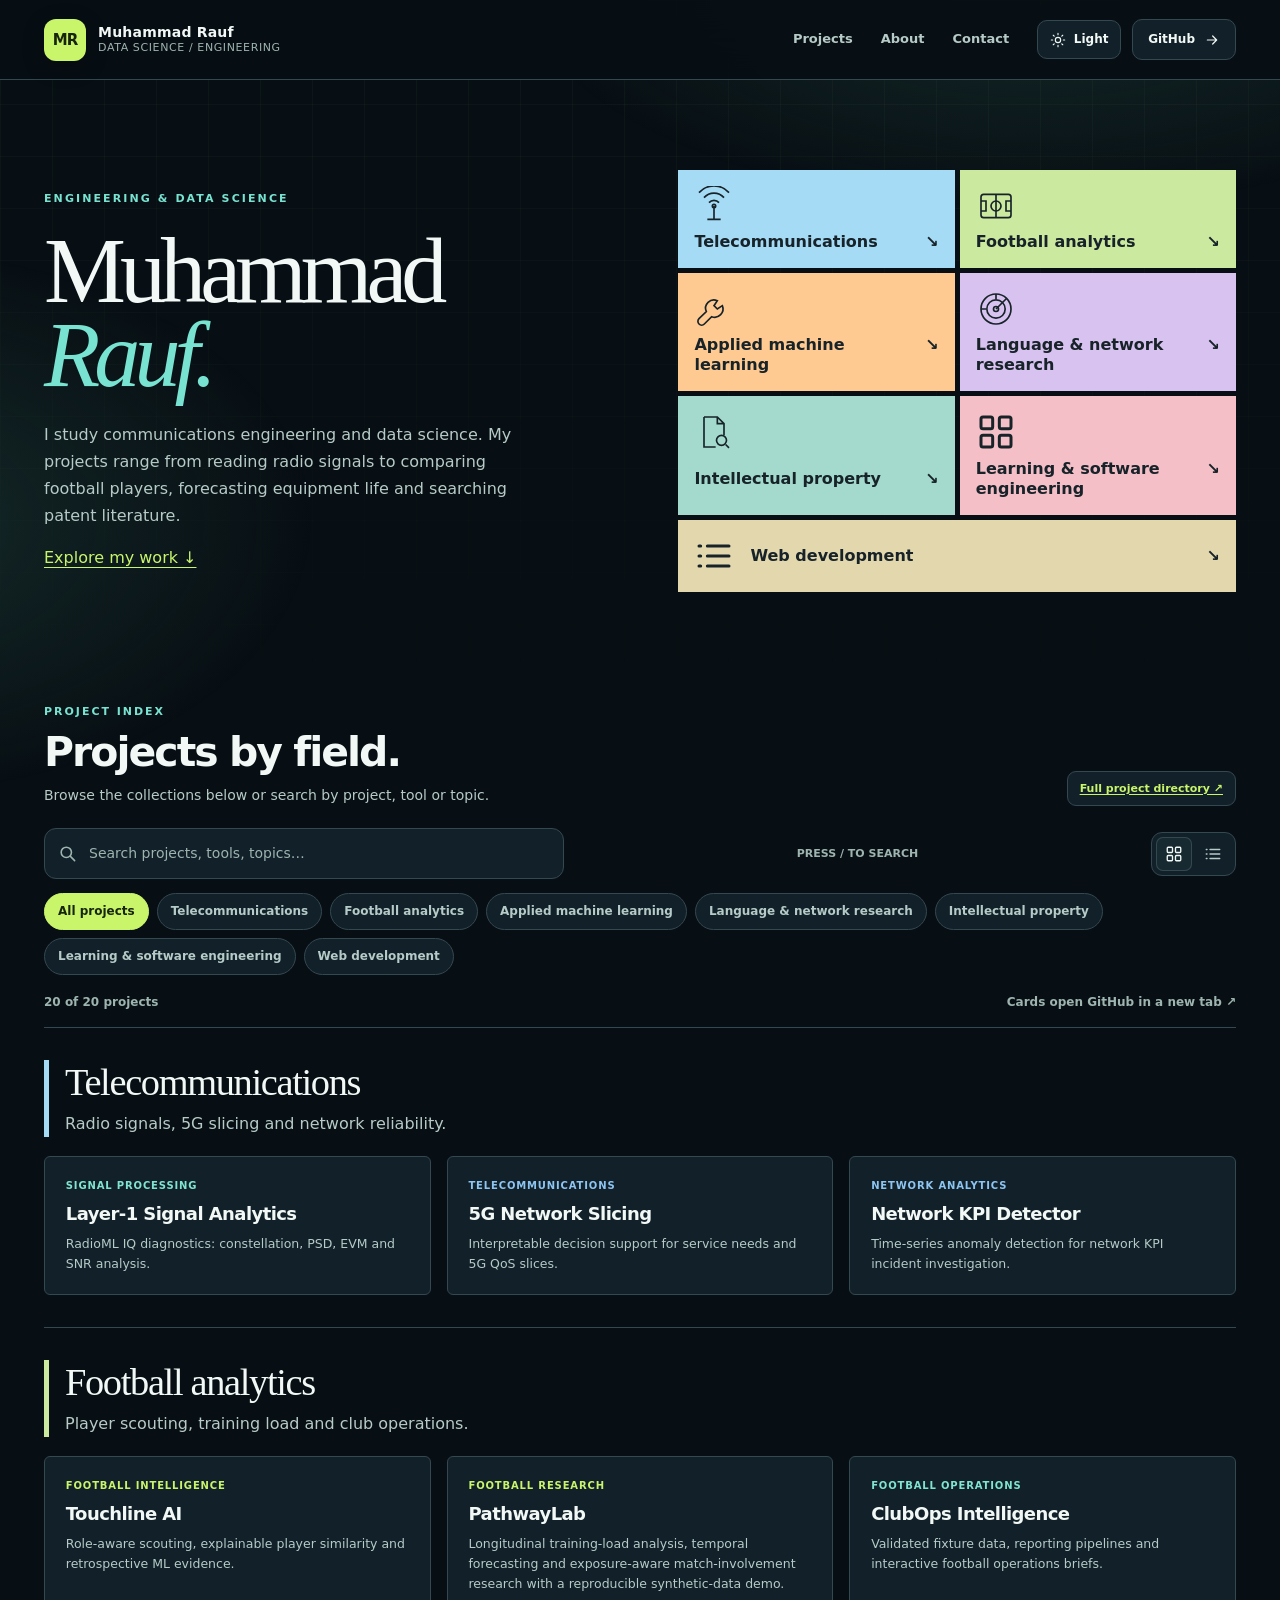
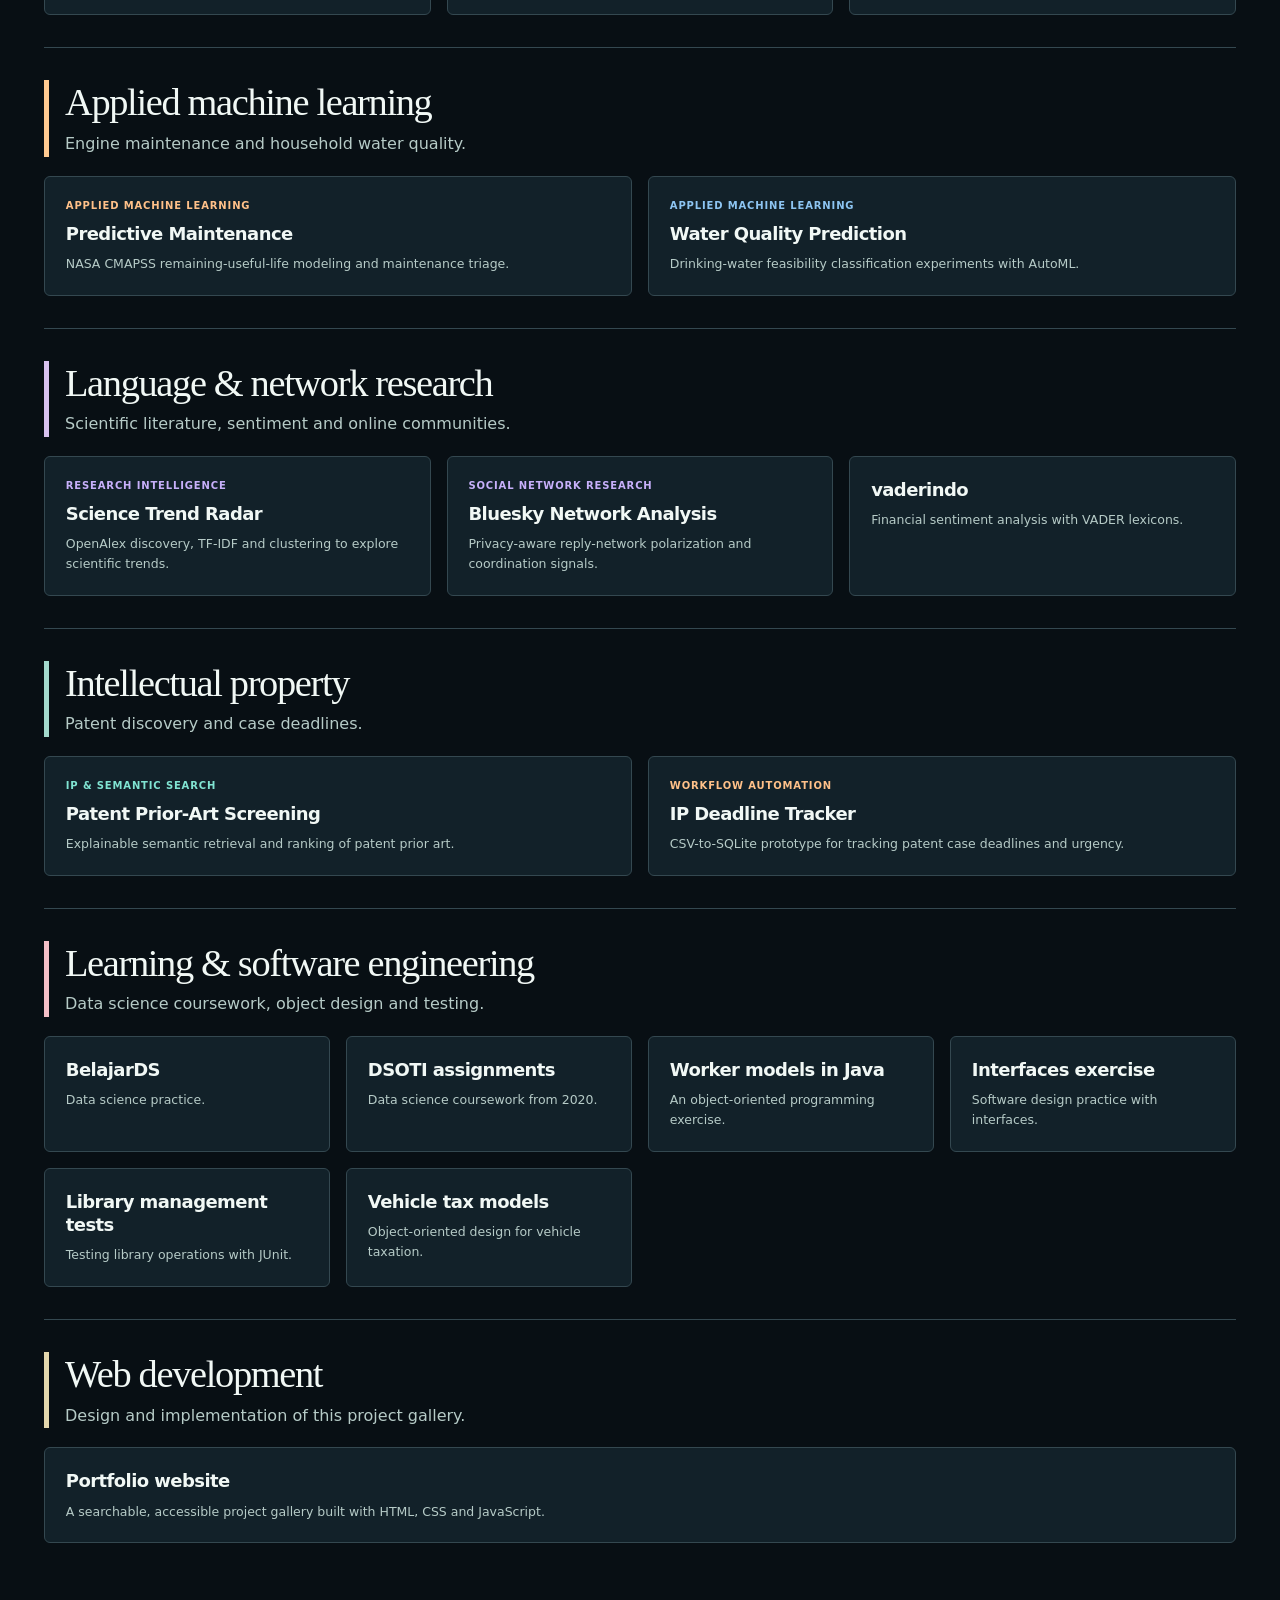
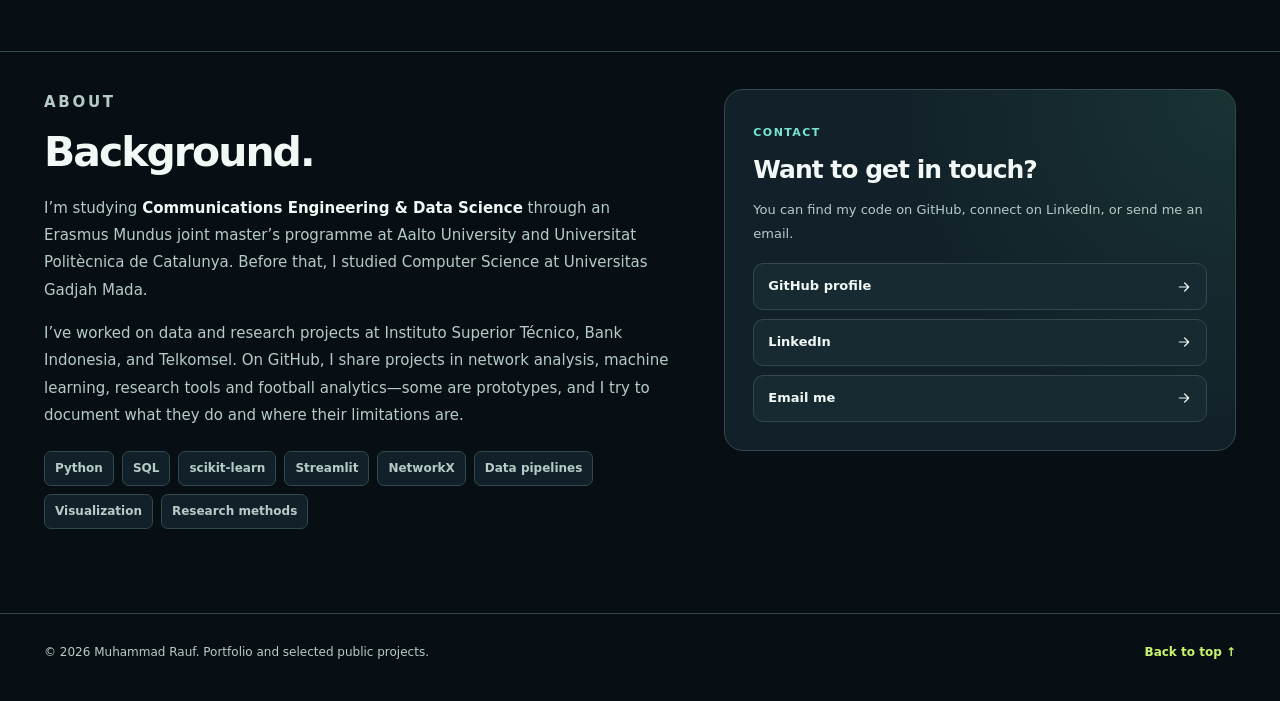
<file: index.html>
<!doctype html>
<html lang="en">
<head>
  <meta charset="utf-8">
  <meta name="viewport" content="width=device-width, initial-scale=1">
  <meta name="color-scheme" content="dark light">
  <meta name="theme-color" content="#080f14">
  <meta name="description" content="Muhammad Rauf is a data science and communications engineering student. Browse code and notes from his public projects in networks, football, and applied machine learning.">
  <meta property="og:type" content="website">
  <meta property="og:url" content="https://mrtrauf.github.io/">
  <meta property="og:title" content="Muhammad Rauf — Communications Engineering &amp; Data Science">
  <meta property="og:description" content="Projects by Muhammad Rauf: data analysis, network monitoring, football research and practical Python tools.">
  <meta name="twitter:card" content="summary">
  <meta name="referrer" content="strict-origin-when-cross-origin">
  <link rel="canonical" href="https://mrtrauf.github.io/">
  <link rel="icon" href="favicon.svg" type="image/svg+xml">
  <link rel="stylesheet" href="style.css">
  <script src="site.js" defer></script>
  <script type="application/ld+json">{"@context":"https://schema.org","@type":"Person","name":"Muhammad Rauf","url":"https://mrtrauf.github.io/","sameAs":["https://github.com/MRTRauf","https://www.linkedin.com/in/muhammadrauf"],"knowsAbout":["Data Science","Machine Learning","Communications Engineering","Football Analytics","Network Analysis"]}</script>
  <title>Muhammad Rauf — Communications Engineering &amp; Data Science</title>
</head>
<body>
  <a class="skip-link" href="#main">Skip to main content</a>
  <div class="site-background" aria-hidden="true"></div>
  <svg aria-hidden="true" focusable="false" width="0" height="0" style="position:absolute;overflow:hidden" xmlns="http://www.w3.org/2000/svg"><defs>
<symbol id="icon-football" viewBox="0 0 24 24"><circle cx="12" cy="12" r="9"/><path d="m12 7 4 3-1.5 4.5h-5L8 10zM12 7V3M16 10l3.5-1M14.5 14.5l2 4M9.5 14.5l-2 4M8 10 4.5 9"/></symbol>
<symbol id="icon-pitch" viewBox="0 0 24 24"><rect x="3" y="5" width="18" height="14" rx="1.6"/><path d="M12 5v14"/><circle cx="12" cy="12" r="3"/><path d="M3 9h3v6H3m18-6h-3v6h3"/></symbol>
<symbol id="icon-activity" viewBox="0 0 24 24"><path d="M3 12h4l3-6 4 12 3-6h4"/><path d="M4 20h16M4 4h16" opacity=".3"/></symbol>
<symbol id="icon-maintenance" viewBox="0 0 24 24"><path d="M14 7a5 5 0 0 0-6.6 6.6L3 17.8A2 2 0 1 0 6.2 21l4.4-4.4A5 5 0 0 0 17 10l-3 2-2-2z"/></symbol>
<symbol id="icon-radar" viewBox="0 0 24 24"><circle cx="12" cy="12" r="9"/><circle cx="12" cy="12" r="5.5"/><circle cx="12" cy="12" r="1.5"/><path d="m12 12 6.3-6.3M12 3v3M3 12h3"/></symbol>
<symbol id="icon-slicing" viewBox="0 0 24 24"><rect x="3" y="3" width="7" height="7" rx="1.5"/><rect x="14" y="3" width="7" height="7" rx="1.5"/><rect x="3" y="14" width="7" height="7" rx="1.5"/><rect x="14" y="14" width="7" height="7" rx="1.5"/><path d="M10 6.5h4M6.5 10v4M17.5 10v4M10 17.5h4"/></symbol>
<symbol id="icon-social" viewBox="0 0 24 24"><circle cx="5" cy="7" r="2"/><circle cx="19" cy="7" r="2"/><circle cx="12" cy="17" r="2.5"/><path d="m6.7 8.2 4.1 6.6m6.5-6.6-4.1 6.6M7 7h10"/></symbol>
<symbol id="icon-patent" viewBox="0 0 24 24"><path d="M6 3h8l4 4v7M14 3v4h4M6 3v18h7"/><circle cx="16.5" cy="17" r="3"/><path d="m19 19.5 2 2"/></symbol>
<symbol id="icon-droplet" viewBox="0 0 24 24"><path d="M12 2s-7.5 8-7.5 13.3A7.5 7.5 0 0 0 19.5 15.3C19.5 10 12 2 12 2Z"/><path d="M8 16a4 4 0 0 0 4 3"/></symbol>
<symbol id="icon-signal" viewBox="0 0 24 24"><path d="M12 20v-8M8 20h8M9 10a4 4 0 0 1 6 0M6 7a8 8 0 0 1 12 0M3 4a12 12 0 0 1 18 0"/><circle cx="12" cy="12" r="1"/></symbol>
<symbol id="icon-calendar" viewBox="0 0 24 24"><rect x="3" y="5" width="18" height="16" rx="2"/><path d="M7 3v4M17 3v4M3 10h18M8 15h3m3 0h2m-8 3h3"/></symbol>
<symbol id="icon-arrow" viewBox="0 0 24 24" fill="none" stroke="currentColor" stroke-linecap="round" stroke-linejoin="round" stroke-width="1.8"><path d="M5 12h14m-6-6 6 6-6 6"/></symbol>
<symbol id="icon-github" viewBox="0 0 24 24" fill="none" stroke="currentColor" stroke-linecap="round" stroke-linejoin="round" stroke-width="1.8"><path d="M8 19c-4 1-4-2-6-2m16 4v-3.8a3.3 3.3 0 0 0-.9-2.6c3-.3 6.2-1.4 6.2-6.7a5.2 5.2 0 0 0-1.4-3.6c.2-.8.5-2.6-.2-3.5 0 0-1.2-.4-3.7 1.4a13 13 0 0 0-6.7 0C8.8.4 7.6.8 7.6.8c-.7.9-.4 2.7-.2 3.5A5.2 5.2 0 0 0 6 7.9c0 5.2 3.2 6.4 6.2 6.7-.5.5-.9 1.3-.9 2.6V21"/></symbol>
<symbol id="icon-search" viewBox="0 0 24 24" fill="none" stroke="currentColor" stroke-width="2" stroke-linecap="round"><circle cx="10.5" cy="10.5" r="6.5"/><path d="m16 16 5 5"/></symbol>
<symbol id="icon-grid" viewBox="0 0 24 24" fill="none" stroke="currentColor" stroke-width="1.8"><rect x="3" y="3" width="7" height="7" rx="1.2"/><rect x="14" y="3" width="7" height="7" rx="1.2"/><rect x="3" y="14" width="7" height="7" rx="1.2"/><rect x="14" y="14" width="7" height="7" rx="1.2"/></symbol>
<symbol id="icon-list" viewBox="0 0 24 24" fill="none" stroke="currentColor" stroke-width="1.8" stroke-linecap="round"><path d="M8 6h13M8 12h13M8 18h13M3 6h1M3 12h1M3 18h1"/></symbol>
<symbol id="icon-theme" viewBox="0 0 24 24" fill="none" stroke="currentColor" stroke-width="1.7" stroke-linecap="round"><circle cx="12" cy="12" r="4"/><path d="M12 2v2m0 16v2M2 12h2m16 0h2M4.9 4.9l1.4 1.4m11.4 11.4 1.4 1.4m0-14.2-1.4 1.4M6.3 17.7l-1.4 1.4"/></symbol>
</defs></svg>
  <header class="site-header">
    <div class="shell header-inner">
      <a class="identity" href="#top" aria-label="Muhammad Rauf, back to top">
        <span class="identity-mark">MR</span><span class="identity-copy"><strong>Muhammad Rauf</strong><span>DATA SCIENCE / ENGINEERING</span></span>
      </a>
      <nav class="header-nav" aria-label="Primary navigation">
        <a href="#projects">Projects</a><a href="#about">About</a><a href="#contact">Contact</a>
      </nav>
      <div class="header-actions">
        <button id="theme-toggle" class="theme-button" type="button" aria-label="Switch to light theme" aria-pressed="false" title="Light theme"><svg aria-hidden="true"><use href="#icon-theme"></use></svg><span class="theme-label">Light</span></button>
        <a class="action-outline" href="https://github.com/MRTRauf" target="_blank" rel="noopener noreferrer">GitHub <svg aria-hidden="true"><use href="#icon-arrow"></use></svg></a>
      </div>
    </div>
  </header>
  <main id="main">
    <section class="shell studio" id="top"><div><p class="eyebrow">ENGINEERING &amp; DATA SCIENCE</p><h1>Muhammad<br><em>Rauf.</em></h1><p class="studio-intro">I study communications engineering and data science. My projects range from reading radio signals to comparing football players, forecasting equipment life and searching patent literature.</p><a href="#projects">Explore my work ↓</a></div><nav class="field-map" aria-label="Explore project fields"><a href="#field-networks" style="--field:#a6dbf5"><svg aria-hidden="true" viewBox="0 0 48 48"><use href="#icon-signal"></use></svg><span>Telecommunications</span><i aria-hidden="true">↘</i></a><a href="#field-football" style="--field:#cce9a0"><svg aria-hidden="true" viewBox="0 0 48 48"><use href="#icon-pitch"></use></svg><span>Football analytics</span><i aria-hidden="true">↘</i></a><a href="#field-ml" style="--field:#ffca91"><svg aria-hidden="true" viewBox="0 0 48 48"><use href="#icon-maintenance"></use></svg><span>Applied machine learning</span><i aria-hidden="true">↘</i></a><a href="#field-research" style="--field:#d8c2ef"><svg aria-hidden="true" viewBox="0 0 48 48"><use href="#icon-radar"></use></svg><span>Language & network research</span><i aria-hidden="true">↘</i></a><a href="#field-ip" style="--field:#a3dacd"><svg aria-hidden="true" viewBox="0 0 48 48"><use href="#icon-patent"></use></svg><span>Intellectual property</span><i aria-hidden="true">↘</i></a><a href="#field-learning" style="--field:#f4bfc7"><svg aria-hidden="true" viewBox="0 0 48 48"><use href="#icon-grid"></use></svg><span>Learning & software engineering</span><i aria-hidden="true">↘</i></a><a href="#field-web" style="--field:#e3d7ad"><svg aria-hidden="true" viewBox="0 0 48 48"><use href="#icon-list"></use></svg><span>Web development</span><i aria-hidden="true">↘</i></a></nav></section>

    <section class="shell work" id="projects" aria-labelledby="projects-heading">
      <div class="section-head"><div><p class="section-label">PROJECT INDEX</p><h2 id="projects-heading">Projects by field<span aria-hidden="true">.</span></h2><p>Browse the collections below or search by project, tool or topic.</p></div><span class="section-count"><a href="https://github.com/MRTRauf/MRTRauf/blob/main/README.md#projects">Full project directory ↗</a></span></div>

      <div class="work-toolbar">
        <div class="search-wrap"><svg aria-hidden="true"><use href="#icon-search"></use></svg><label class="sr-only" for="project-search">Search projects</label><input id="project-search" type="search" inputmode="search" placeholder="Search projects, tools, topics…" autocomplete="off"><button class="clear-search" id="clear-search" type="button" aria-label="Clear project search" hidden>×</button></div>
        <span class="keyboard-hint">PRESS / TO SEARCH</span>
        <div class="view-switch" role="group" aria-label="Project layout">
          <button type="button" data-view-button="grid" aria-pressed="true" aria-label="Grid view" title="Grid view"><svg aria-hidden="true"><use href="#icon-grid"></use></svg></button>
          <button type="button" data-view-button="list" aria-pressed="false" aria-label="List view" title="List view"><svg aria-hidden="true"><use href="#icon-list"></use></svg></button>
        </div>
      </div>
      <div class="filters" role="group" aria-label="Filter projects by category"><button type="button" class="filter" data-category-filter="all" aria-pressed="true">All projects</button>
<button type="button" class="filter" data-category-filter="networks" aria-pressed="false">Telecommunications</button>
<button type="button" class="filter" data-category-filter="football" aria-pressed="false">Football analytics</button>
<button type="button" class="filter" data-category-filter="ml" aria-pressed="false">Applied machine learning</button>
<button type="button" class="filter" data-category-filter="research" aria-pressed="false">Language & network research</button>
<button type="button" class="filter" data-category-filter="ip" aria-pressed="false">Intellectual property</button>
<button type="button" class="filter" data-category-filter="learning" aria-pressed="false">Learning & software engineering</button>
<button type="button" class="filter" data-category-filter="web" aria-pressed="false">Web development</button></div>
      <div class="result-line"><span id="result-status" role="status" aria-live="polite">20 of 20 projects</span><span>Cards open GitHub in a new tab ↗</span></div>
      <div class="project-grid" id="project-grid" data-view="grid"><section class="discipline" id="field-networks" style="--field:#a6dbf5" aria-labelledby="title-networks"><header><h3 id="title-networks">Telecommunications</h3><p>Radio signals, 5G slicing and network reliability.</p></header><div class="field-cards"><a class="project-card" href="https://github.com/MRTRauf/l1-ml-signal-analytics" target="_blank" rel="noopener noreferrer" data-tone="teal" data-category="networks" data-search="Telco telecommunications Layer-1 Signal Analytics SIGNAL PROCESSING RadioML IQ diagnostics: constellation, PSD, EVM and SNR analysis. RadioML IQ radio signal EVM PSD SNR ML" aria-label="Open Layer-1 Signal Analytics GitHub repository in a new tab">
  <span class="card-top"><span class="card-icon"><svg aria-hidden="true"><use href="#icon-signal"></use></svg></span></span>
  <span class="card-type">SIGNAL PROCESSING</span>
  <strong class="card-title">Layer-1 Signal Analytics</strong>
  <span class="card-desc">RadioML IQ diagnostics: constellation, PSD, EVM and SNR analysis.</span>
  <span class="card-end"><span>View code <svg aria-hidden="true"><use href="#icon-arrow"></use></svg></span></span>
</a>
<a class="project-card" href="https://github.com/MRTRauf/network-slicing-decision-support-tool" target="_blank" rel="noopener noreferrer" data-tone="blue" data-category="networks" data-search="Telco telecommunications 5G Network Slicing TELECOMMUNICATIONS Interpretable decision support for service needs and 5G QoS slices. 5G network QoS slicing decision support" aria-label="Open 5G Network Slicing GitHub repository in a new tab">
  <span class="card-top"><span class="card-icon"><svg aria-hidden="true"><use href="#icon-slicing"></use></svg></span></span>
  <span class="card-type">TELECOMMUNICATIONS</span>
  <strong class="card-title">5G Network Slicing</strong>
  <span class="card-desc">Interpretable decision support for service needs and 5G QoS slices.</span>
  <span class="card-end"><span>View code <svg aria-hidden="true"><use href="#icon-arrow"></use></svg></span></span>
</a>
<a class="project-card" href="https://github.com/MRTRauf/network-kpi-anomaly-detector" target="_blank" rel="noopener noreferrer" data-tone="blue" data-category="networks" data-search="Telco telecommunications Network KPI Detector NETWORK ANALYTICS Time-series anomaly detection for network KPI incident investigation. network anomaly detection time-series ML" aria-label="Open Network KPI Detector GitHub repository in a new tab">
  <span class="card-top"><span class="card-icon"><svg aria-hidden="true"><use href="#icon-activity"></use></svg></span></span>
  <span class="card-type">NETWORK ANALYTICS</span>
  <strong class="card-title">Network KPI Detector</strong>
  <span class="card-desc">Time-series anomaly detection for network KPI incident investigation.</span>
  <span class="card-end"><span>View code <svg aria-hidden="true"><use href="#icon-arrow"></use></svg></span></span>
</a></div></section>
<section class="discipline" id="field-football" style="--field:#cce9a0" aria-labelledby="title-football"><header><h3 id="title-football">Football analytics</h3><p>Player scouting, training load and club operations.</p></header><div class="field-cards"><a class="project-card" href="https://github.com/MRTRauf/touchline-ai" target="_blank" rel="noopener noreferrer" data-tone="lime" data-category="football" data-search="Touchline AI FOOTBALL INTELLIGENCE Role-aware scouting, explainable player similarity and retrospective ML evidence. Python Streamlit machine learning rankings scouting" aria-label="Open Touchline AI GitHub repository in a new tab">
  <span class="card-top"><span class="card-icon"><svg aria-hidden="true"><use href="#icon-football"></use></svg></span></span>
  <span class="card-type">FOOTBALL INTELLIGENCE</span>
  <strong class="card-title">Touchline AI</strong>
  <span class="card-desc">Role-aware scouting, explainable player similarity and retrospective ML evidence.</span>
  <span class="card-end"><span>View code <svg aria-hidden="true"><use href="#icon-arrow"></use></svg></span></span>
</a>
<a class="project-card" href="https://github.com/MRTRauf/pathwaylab" target="_blank" rel="noopener noreferrer" data-tone="lime" data-category="football" data-search="PathwayLab FOOTBALL RESEARCH Longitudinal training-load analysis, temporal forecasting and exposure-aware match-involvement research with a reproducible synthetic-data demo. Python Streamlit football analytics machine learning time series synthetic data" aria-label="Open PathwayLab GitHub repository in a new tab">
  <span class="card-top"><span class="card-icon"><svg aria-hidden="true"><use href="#icon-football"></use></svg></span></span>
  <span class="card-type">FOOTBALL RESEARCH</span>
  <strong class="card-title">PathwayLab</strong>
  <span class="card-desc">Longitudinal training-load analysis, temporal forecasting and exposure-aware match-involvement research with a reproducible synthetic-data demo.</span>
  <span class="card-end"><span>View code <svg aria-hidden="true"><use href="#icon-arrow"></use></svg></span></span>
</a>
<a class="project-card" href="https://github.com/MRTRauf/clubops-intelligence-public" target="_blank" rel="noopener noreferrer" data-tone="teal" data-category="football" data-search="ClubOps Intelligence FOOTBALL OPERATIONS Validated fixture data, reporting pipelines and interactive football operations briefs. Python Excel reporting analytics dashboard" aria-label="Open ClubOps Intelligence GitHub repository in a new tab">
  <span class="card-top"><span class="card-icon"><svg aria-hidden="true"><use href="#icon-pitch"></use></svg></span></span>
  <span class="card-type">FOOTBALL OPERATIONS</span>
  <strong class="card-title">ClubOps Intelligence</strong>
  <span class="card-desc">Validated fixture data, reporting pipelines and interactive football operations briefs.</span>
  <span class="card-end"><span>View code <svg aria-hidden="true"><use href="#icon-arrow"></use></svg></span></span>
</a></div></section>
<section class="discipline" id="field-ml" style="--field:#ffca91" aria-labelledby="title-ml"><header><h3 id="title-ml">Applied machine learning</h3><p>Engine maintenance and household water quality.</p></header><div class="field-cards"><a class="project-card" href="https://github.com/MRTRauf/predictive-maintenance-rul" target="_blank" rel="noopener noreferrer" data-tone="amber" data-category="ml" data-search="Predictive Maintenance APPLIED MACHINE LEARNING NASA CMAPSS remaining-useful-life modeling and maintenance triage. RUL NASA forecasting predictive maintenance Streamlit" aria-label="Open Predictive Maintenance GitHub repository in a new tab">
  <span class="card-top"><span class="card-icon"><svg aria-hidden="true"><use href="#icon-maintenance"></use></svg></span></span>
  <span class="card-type">APPLIED MACHINE LEARNING</span>
  <strong class="card-title">Predictive Maintenance</strong>
  <span class="card-desc">NASA CMAPSS remaining-useful-life modeling and maintenance triage.</span>
  <span class="card-end"><span>View code <svg aria-hidden="true"><use href="#icon-arrow"></use></svg></span></span>
</a>
<a class="project-card" href="https://github.com/MRTRauf/drinking-water-quality-prediction" target="_blank" rel="noopener noreferrer" data-tone="blue" data-category="ml" data-search="Water Quality Prediction APPLIED MACHINE LEARNING Drinking-water feasibility classification experiments with AutoML. PyCaret XGBoost classification water ML" aria-label="Open Water Quality Prediction GitHub repository in a new tab">
  <span class="card-top"><span class="card-icon"><svg aria-hidden="true"><use href="#icon-droplet"></use></svg></span></span>
  <span class="card-type">APPLIED MACHINE LEARNING</span>
  <strong class="card-title">Water Quality Prediction</strong>
  <span class="card-desc">Drinking-water feasibility classification experiments with AutoML.</span>
  <span class="card-end"><span>View code <svg aria-hidden="true"><use href="#icon-arrow"></use></svg></span></span>
</a></div></section>
<section class="discipline" id="field-research" style="--field:#d8c2ef" aria-labelledby="title-research"><header><h3 id="title-research">Language & network research</h3><p>Scientific literature, sentiment and online communities.</p></header><div class="field-cards"><a class="project-card" href="https://github.com/MRTRauf/science-trend-radar" target="_blank" rel="noopener noreferrer" data-tone="violet" data-category="research" data-search="Science Trend Radar RESEARCH INTELLIGENCE OpenAlex discovery, TF-IDF and clustering to explore scientific trends. NLP TF-IDF KMeans OpenAlex science clustering" aria-label="Open Science Trend Radar GitHub repository in a new tab">
  <span class="card-top"><span class="card-icon"><svg aria-hidden="true"><use href="#icon-radar"></use></svg></span></span>
  <span class="card-type">RESEARCH INTELLIGENCE</span>
  <strong class="card-title">Science Trend Radar</strong>
  <span class="card-desc">OpenAlex discovery, TF-IDF and clustering to explore scientific trends.</span>
  <span class="card-end"><span>View code <svg aria-hidden="true"><use href="#icon-arrow"></use></svg></span></span>
</a>
<a class="project-card" href="https://github.com/MRTRauf/bluesky-polarization-coordination" target="_blank" rel="noopener noreferrer" data-tone="violet" data-category="research" data-search="Bluesky Network Analysis SOCIAL NETWORK RESEARCH Privacy-aware reply-network polarization and coordination signals. Bluesky Jetstream graph polarization network" aria-label="Open Bluesky Network Analysis GitHub repository in a new tab">
  <span class="card-top"><span class="card-icon"><svg aria-hidden="true"><use href="#icon-social"></use></svg></span></span>
  <span class="card-type">SOCIAL NETWORK RESEARCH</span>
  <strong class="card-title">Bluesky Network Analysis</strong>
  <span class="card-desc">Privacy-aware reply-network polarization and coordination signals.</span>
  <span class="card-end"><span>View code <svg aria-hidden="true"><use href="#icon-arrow"></use></svg></span></span>
</a>
<a class="project-card" data-category="research" href="https://github.com/MRTRauf/vaderindo" target="_blank" rel="noopener noreferrer"><strong class="card-title">vaderindo</strong><span class="card-desc">Financial sentiment analysis with VADER lexicons.</span></a></div></section>
<section class="discipline" id="field-ip" style="--field:#a3dacd" aria-labelledby="title-ip"><header><h3 id="title-ip">Intellectual property</h3><p>Patent discovery and case deadlines.</p></header><div class="field-cards"><a class="project-card" href="https://github.com/MRTRauf/patent_prior_screening" target="_blank" rel="noopener noreferrer" data-tone="teal" data-category="ip" data-search="Patent Prior-Art Screening IP &amp; SEMANTIC SEARCH Explainable semantic retrieval and ranking of patent prior art. patent Lens semantic search NLP retrieval" aria-label="Open Patent Prior-Art Screening GitHub repository in a new tab">
  <span class="card-top"><span class="card-icon"><svg aria-hidden="true"><use href="#icon-patent"></use></svg></span></span>
  <span class="card-type">IP &amp; SEMANTIC SEARCH</span>
  <strong class="card-title">Patent Prior-Art Screening</strong>
  <span class="card-desc">Explainable semantic retrieval and ranking of patent prior art.</span>
  <span class="card-end"><span>View code <svg aria-hidden="true"><use href="#icon-arrow"></use></svg></span></span>
</a>
<a class="project-card" href="https://github.com/MRTRauf/ip_deadline_tracker" target="_blank" rel="noopener noreferrer" data-tone="amber" data-category="ip" data-search="IP Deadline Tracker WORKFLOW AUTOMATION CSV-to-SQLite prototype for tracking patent case deadlines and urgency. patent IP Streamlit Python SQLite deadline" aria-label="Open IP Deadline Tracker GitHub repository in a new tab">
  <span class="card-top"><span class="card-icon"><svg aria-hidden="true"><use href="#icon-calendar"></use></svg></span></span>
  <span class="card-type">WORKFLOW AUTOMATION</span>
  <strong class="card-title">IP Deadline Tracker</strong>
  <span class="card-desc">CSV-to-SQLite prototype for tracking patent case deadlines and urgency.</span>
  <span class="card-end"><span>View code <svg aria-hidden="true"><use href="#icon-arrow"></use></svg></span></span>
</a></div></section>
<section class="discipline" id="field-learning" style="--field:#f4bfc7" aria-labelledby="title-learning"><header><h3 id="title-learning">Learning & software engineering</h3><p>Data science coursework, object design and testing.</p></header><div class="field-cards"><a class="project-card" data-category="learning" href="https://github.com/MRTRauf/BelajarDS" target="_blank" rel="noopener noreferrer"><strong class="card-title">BelajarDS</strong><span class="card-desc">Data science practice.</span></a>
<a class="project-card" data-category="learning" href="https://github.com/MRTRauf/PenugasanDSOTI2020" target="_blank" rel="noopener noreferrer"><strong class="card-title">DSOTI assignments</strong><span class="card-desc">Data science coursework from 2020.</span></a>
<a class="project-card" data-category="learning" href="https://github.com/MRTRauf/Exercise1-SoftEng-WorkerOOPJava" target="_blank" rel="noopener noreferrer"><strong class="card-title">Worker models in Java</strong><span class="card-desc">An object-oriented programming exercise.</span></a>
<a class="project-card" data-category="learning" href="https://github.com/MRTRauf/Exercise2-SoftEng-InterfacesExercise" target="_blank" rel="noopener noreferrer"><strong class="card-title">Interfaces exercise</strong><span class="card-desc">Software design practice with interfaces.</span></a>
<a class="project-card" data-category="learning" href="https://github.com/MRTRauf/Exercise-SoftEng-JUnit---Library-Management-System" target="_blank" rel="noopener noreferrer"><strong class="card-title">Library management tests</strong><span class="card-desc">Testing library operations with JUnit.</span></a>
<a class="project-card" data-category="learning" href="https://github.com/MRTRauf/ExerciseOOD-VehicleTaxOOD" target="_blank" rel="noopener noreferrer"><strong class="card-title">Vehicle tax models</strong><span class="card-desc">Object-oriented design for vehicle taxation.</span></a></div></section>
<section class="discipline" id="field-web" style="--field:#e3d7ad" aria-labelledby="title-web"><header><h3 id="title-web">Web development</h3><p>Design and implementation of this project gallery.</p></header><div class="field-cards"><a class="project-card" data-category="web" href="https://github.com/MRTRauf/MRTRauf.github.io" target="_blank" rel="noopener noreferrer"><strong class="card-title">Portfolio website</strong><span class="card-desc">A searchable, accessible project gallery built with HTML, CSS and JavaScript.</span></a></div></section></div>
      <div class="empty-state" id="empty-state" hidden><h3>No matching projects</h3><p>Try another topic or clear the selected category.</p><button type="button" id="reset-projects">Show all projects</button></div>
    </section>

    <section class="about" id="about" aria-labelledby="about-heading"><div class="shell about-grid">
      <div>
        <p class="section-label">ABOUT</p>
        <h2 id="about-heading">Background.</h2>
        <p>I’m studying <strong>Communications Engineering &amp; Data Science</strong> through an Erasmus Mundus joint master’s programme at Aalto University and Universitat Politècnica de Catalunya. Before that, I studied Computer Science at Universitas Gadjah Mada.</p>
        <p>I’ve worked on data and research projects at Instituto Superior Técnico, Bank Indonesia, and Telkomsel. On GitHub, I share projects in network analysis, machine learning, research tools and football analytics—some are prototypes, and I try to document what they do and where their limitations are.</p>
        <div class="tech-pills" aria-label="Tools and interests"><span>Python</span><span>SQL</span><span>scikit-learn</span><span>Streamlit</span><span>NetworkX</span><span>Data pipelines</span><span>Visualization</span><span>Research methods</span></div>
      </div>
      <aside id="contact" class="connect-card" aria-labelledby="connect-heading">
        <span class="connect-eyebrow">CONTACT</span>
        <h3 id="connect-heading">Want to get in touch?</h3>
        <p>You can find my code on GitHub, connect on LinkedIn, or send me an email.</p>
        <div class="connect-links">
          <a href="https://github.com/MRTRauf" target="_blank" rel="noopener noreferrer">GitHub profile <svg aria-hidden="true"><use href="#icon-arrow"></use></svg></a>
          <a href="https://www.linkedin.com/in/muhammadrauf" target="_blank" rel="noopener noreferrer">LinkedIn <svg aria-hidden="true"><use href="#icon-arrow"></use></svg></a>
          <a href="mailto:mrt.rauf@gmail.com">Email me <svg aria-hidden="true"><use href="#icon-arrow"></use></svg></a>
        </div>
      </aside>
    </div></section>
  </main>
  <footer class="site-footer"><div class="shell footer-inner"><p>© <span id="year">2026</span> Muhammad Rauf. Portfolio and selected public projects.</p><a href="#top">Back to top ↑</a></div></footer>
</body>
</html>
</file>
<file: style.css>
/* MRTRauf — Independent portfolio. No third-party fonts, scripts, trackers or CSS frameworks. */
:root {
  color-scheme: dark;
  --bg: #080f14; --surface: #122129; --surface-raised: #172a32;
  --ink: #f1f8f5; --muted: #b6cbc7; --quiet: #9db4af;
  --line: #344850; --accent: #c9f56b; --accent-ink: #17260b;
  --secondary: #78e3d1; --link: #c9f56b; --focus: #e7ffac;
  --spot: rgba(31,65,59,.55); --shadow: rgba(0,0,0,.23);
  --stripe: rgba(194,245,150,.075);
  font-family: Inter, ui-sans-serif, system-ui, -apple-system, BlinkMacSystemFont, "Segoe UI", sans-serif;
  font-synthesis: none;
  scroll-behavior: smooth;
}
:root[data-theme="light"] {
  color-scheme: light;
  --bg: #f3f7f4; --surface: #fff; --surface-raised: #eaf1eb;
  --ink: #152b28; --muted: #435c56; --quiet: #48645e;
  --line: #c8d8cf; --accent: #b9e66d; --accent-ink: #1b3010;
  --secondary: #137767; --link: #096f5d; --focus: #075e52;
  --spot: rgba(213,235,222,.65); --shadow: rgba(17,52,39,.09);
  --stripe: rgba(50,117,87,.08);
}
*,*::before,*::after{box-sizing:border-box}
html{scroll-padding-top:110px}
body{margin:0;background:var(--bg);color:var(--ink);font-size:16px;line-height:1.6;overflow-x:hidden}
a{color:var(--link);text-underline-offset:4px}
a:focus-visible,button:focus-visible,input:focus-visible{outline:3px solid var(--focus);outline-offset:4px}
button,input{font:inherit}
button{cursor:pointer}
button:disabled{cursor:not-allowed;opacity:.65}
[hidden]{display:none!important}
::selection{background:var(--accent);color:var(--accent-ink)}
.sr-only{position:absolute;width:1px;height:1px;padding:0;margin:-1px;overflow:hidden;clip:rect(0 0 0 0);white-space:nowrap;border:0}
.shell{width:min(1192px,calc(100% - 64px));margin-inline:auto}
.skip-link{position:fixed;top:-100px;left:14px;z-index:100;background:var(--accent);color:var(--accent-ink);padding:10px 16px;border-radius:8px;font-weight:800}
.skip-link:focus{top:12px}
.site-background{position:fixed;inset:0;pointer-events:none;z-index:-1;background:radial-gradient(ellipse 56% 35% at 81% -2%,var(--spot),transparent 72%),radial-gradient(ellipse 43% 38% at -10% 58%,var(--spot),transparent 80%)}
.site-background::after{content:"";position:absolute;inset:0;opacity:.5;background-image:linear-gradient(var(--stripe) 1px,transparent 1px),linear-gradient(90deg,var(--stripe) 1px,transparent 1px);background-size:52px 52px;mask-image:linear-gradient(to bottom,black,transparent 80%)}
.site-header{position:sticky;top:0;z-index:20;border-bottom:1px solid var(--line);background:color-mix(in srgb,var(--bg) 93%,transparent);backdrop-filter:blur(20px)}
.header-inner{display:flex;justify-content:space-between;align-items:center;min-height:79px;gap:28px}
.identity{display:flex;align-items:center;gap:12px;color:var(--ink);text-decoration:none;min-width:0}
.identity-mark{display:grid;place-items:center;flex:none;width:42px;height:42px;background:var(--accent);color:var(--accent-ink);border-radius:12px;font-size:15px;font-weight:950;letter-spacing:-.06em;box-shadow:0 6px 22px var(--shadow)}
.identity-copy{display:flex;flex-direction:column;gap:0;line-height:1.3;min-width:0}
.identity-copy strong{font-size:14px;letter-spacing:.015em}
.identity-copy span{font-size:11px;color:var(--quiet);letter-spacing:.055em}
.header-nav{display:flex;align-items:center;gap:28px;margin-left:auto}
.header-nav a{color:var(--muted);font-size:13px;text-decoration:none;font-weight:750}
.header-nav a:hover{color:var(--ink)}
.header-actions{display:flex;align-items:center;gap:11px}
.theme-button{display:flex;align-items:center;gap:8px;justify-content:center;min-width:84px;padding:9px 11px;border-radius:10px;background:var(--surface);color:var(--ink);border:1px solid var(--line);font-size:12px;font-weight:800}
.theme-button svg{width:16px;height:16px}
.action-outline{display:inline-flex;gap:9px;align-items:center;justify-content:center;border:1px solid var(--line);border-radius:10px;padding:10px 15px;text-decoration:none;color:var(--ink);font-size:12px;font-weight:800;white-space:nowrap;background:var(--surface)}
.action-outline:hover{border-color:var(--secondary)}
.action-outline svg{width:16px;height:16px}
.hero{display:grid;grid-template-columns:minmax(0,1.4fr) minmax(270px,.6fr);gap:55px;align-items:center;padding:74px 0 52px}
.eyebrow{display:flex;align-items:center;gap:11px;margin:0 0 16px;color:var(--secondary);font-size:11px;font-weight:900;letter-spacing:.19em;text-transform:uppercase}
.eyebrow .pulse{display:inline-block;width:8px;height:8px;border-radius:50%;background:var(--accent);box-shadow:0 0 0 5px color-mix(in srgb,var(--accent) 16%,transparent)}
.hero h1{font-size:clamp(43px,5.3vw,73px);line-height:1.08;letter-spacing:-.066em;font-weight:850;max-width:770px;margin:0 0 22px}
.hero h1 em{font-style:normal;color:var(--accent)}
:root[data-theme="light"] .hero h1 em{color:#417e23}
.hero-desc{font-size:clamp(16px,1.65vw,19px);line-height:1.74;color:var(--muted);max-width:685px;margin:0 0 23px}
.hero-meta{display:flex;gap:8px;flex-wrap:wrap;margin:0 0 25px}
.hero-meta span{display:inline-flex;align-items:center;gap:7px;border-radius:100px;border:1px solid var(--line);background:var(--surface);padding:6px 11px;font-size:11px;color:var(--muted);font-weight:700}
.hero-meta span::before{content:"";width:5px;height:5px;border-radius:50%;background:var(--secondary)}
.hero-actions{display:flex;gap:12px;flex-wrap:wrap}
.primary-link{display:inline-flex;gap:11px;justify-content:center;align-items:center;border-radius:11px;padding:13px 18px;background:var(--accent);color:var(--accent-ink);font-size:13px;text-decoration:none;font-weight:850;border:1px solid var(--accent)}
.primary-link:hover{filter:brightness(1.07);color:var(--accent-ink)}
.secondary-link{display:inline-flex;gap:11px;align-items:center;padding:13px 15px;color:var(--ink);font-size:13px;font-weight:800;text-decoration:none}
.secondary-link:hover{color:var(--link)}
.hero-visual{min-width:0;position:relative}
.signal-panel{position:relative;min-height:296px;border-radius:22px;border:1px solid var(--line);background:radial-gradient(circle at 50% 42%,var(--spot),transparent 65%),var(--surface);box-shadow:0 24px 60px var(--shadow);overflow:hidden;padding:20px}
.panel-top{display:flex;justify-content:space-between;gap:8px;color:var(--quiet);font-size:10px;letter-spacing:.11em;font-weight:800;text-transform:uppercase}
.panel-top .live-dot{width:8px;height:8px;border-radius:100%;background:var(--accent);box-shadow:0 0 0 5px color-mix(in srgb,var(--accent) 15%,transparent)}
.signal-art{display:block;width:100%;height:164px;margin-top:13px}
.signal-art .trace{stroke:var(--secondary);fill:none;stroke-width:1.4;opacity:.7;stroke-dasharray:4 7}
.signal-art .trace-soft{stroke:var(--quiet);stroke-width:1;opacity:.35;fill:none}
.signal-art .point{fill:var(--accent)}
.signal-art .point-alt{fill:var(--secondary)}
.signal-art .ring{stroke:var(--secondary);stroke-width:1;fill:none;opacity:.25}
.panel-bottom{display:flex;gap:12px;justify-content:space-between;align-items:center;padding-top:8px;border-top:1px solid var(--line)}
.panel-bottom p{margin:0;font-size:12px;color:var(--muted);font-weight:650}
.panel-bottom strong{font-size:12px;color:var(--ink)}
.panel-bottom a{font-size:12px;text-decoration:none;font-weight:800;white-space:nowrap}
.section-head{display:flex;justify-content:space-between;align-items:end;gap:22px;margin-bottom:22px}
.section-label{margin:0 0 8px;text-transform:uppercase;color:var(--secondary);font-size:11px;font-weight:850;letter-spacing:.18em}
.section-head h2,.about h2,.principles h2{margin:0;font-size:clamp(30px,3.2vw,43px);line-height:1.15;letter-spacing:-.048em}
.section-head p:not(.section-label){color:var(--muted);margin:8px 0 0;font-size:14px;max-width:620px}
.section-count{font-size:11px;color:var(--muted);background:var(--surface);border:1px solid var(--line);padding:8px 12px;border-radius:9px;white-space:nowrap;font-weight:800}
.work{padding:22px 0 76px}
.work-toolbar{display:flex;gap:12px;justify-content:space-between;align-items:center;margin-bottom:14px}
.search-wrap{display:flex;align-items:center;position:relative;min-width:0;flex:1;max-width:520px}
.search-wrap>svg{position:absolute;left:14px;width:19px;height:19px;color:var(--quiet);pointer-events:none}
.search-wrap input{width:100%;min-width:0;padding:13px 45px 13px 44px;border-radius:12px;background:var(--surface);color:var(--ink);border:1px solid var(--line);font-size:14px}
.search-wrap input::placeholder{color:var(--quiet)}
.search-wrap input:focus{border-color:var(--secondary)}
.clear-search{position:absolute;right:6px;display:grid;place-items:center;width:34px;height:34px;border:0;border-radius:8px;background:transparent;color:var(--muted);font-size:21px}
.clear-search:hover{background:var(--surface-raised)}
.keyboard-hint{font-size:11px;font-weight:800;color:var(--quiet);white-space:nowrap}
.view-switch{display:flex;gap:3px;padding:4px;background:var(--surface);border:1px solid var(--line);border-radius:11px}
.view-switch button{display:grid;place-items:center;width:36px;height:34px;border:0;border-radius:7px;background:transparent;color:var(--muted)}
.view-switch button[aria-pressed="true"]{background:var(--surface-raised);color:var(--ink);box-shadow:inset 0 0 0 1px var(--line)}
.view-switch svg{width:18px;height:18px}
.filters{display:flex;flex-wrap:wrap;align-items:center;gap:8px;margin:0 0 18px}
.filter{border-radius:100px;border:1px solid var(--line);background:var(--surface);color:var(--muted);padding:8px 13px;font-size:12px;font-weight:800}
.filter:hover{color:var(--ink);border-color:var(--secondary)}
.filter[aria-pressed="true"]{background:var(--accent);border-color:var(--accent);color:var(--accent-ink)}
.result-line{display:flex;align-items:center;justify-content:space-between;gap:20px;margin-bottom:15px;color:var(--quiet);font-size:12px;font-weight:700}
.project-grid{display:grid;grid-template-columns:repeat(4,minmax(0,1fr));gap:15px}
.project-card{display:flex;flex-direction:column;position:relative;min-width:0;min-height:274px;padding:21px;border:1px solid var(--line);background:var(--surface);border-radius:17px;text-decoration:none;color:var(--ink);overflow:hidden;transition:transform .2s ease,border-color .2s ease,box-shadow .2s ease}
.project-card::before{content:"";position:absolute;inset:0 0 auto 0;height:2px;background:linear-gradient(90deg,var(--tile),transparent);opacity:0;transition:opacity .2s}
.project-card:hover,.project-card:focus-visible{transform:translateY(-4px);border-color:var(--tile);box-shadow:0 16px 33px var(--shadow)}
.project-card:hover::before,.project-card:focus-visible::before{opacity:1}
.project-card.featured{border-color:color-mix(in srgb,var(--accent) 52%,var(--line));background:linear-gradient(160deg,var(--surface-raised),var(--surface) 75%)}
.project-card[data-tone="lime"]{--tile:#c9f56b;--tile-ink:#c9f56b}
.project-card[data-tone="teal"]{--tile:#80e4d2;--tile-ink:#80e4d2}
.project-card[data-tone="blue"]{--tile:#8dc5f2;--tile-ink:#8dc5f2}
.project-card[data-tone="amber"]{--tile:#ffc189;--tile-ink:#ffc189}
.project-card[data-tone="violet"]{--tile:#c7b0fa;--tile-ink:#c7b0fa}
:root[data-theme="light"] .project-card[data-tone="lime"]{--tile:#548a24;--tile-ink:#45721e}
:root[data-theme="light"] .project-card[data-tone="teal"]{--tile:#168675;--tile-ink:#0b6959}
:root[data-theme="light"] .project-card[data-tone="blue"]{--tile:#3877ab;--tile-ink:#2c6699}
:root[data-theme="light"] .project-card[data-tone="amber"]{--tile:#9c5c2e;--tile-ink:#885020}
:root[data-theme="light"] .project-card[data-tone="violet"]{--tile:#7b58b6;--tile-ink:#6e499f}
.card-top{display:flex;align-items:start;justify-content:space-between;gap:8px;margin-bottom:20px}
.card-icon{display:grid;place-items:center;flex:none;width:58px;height:58px;border:1px solid color-mix(in srgb,var(--tile) 35%,var(--line));border-radius:15px;color:var(--tile-ink);background:color-mix(in srgb,var(--tile) 11%,var(--surface))}
.card-icon svg{width:31px;height:31px;fill:none;stroke:currentColor;stroke-width:1.65;stroke-linecap:round;stroke-linejoin:round}
.card-no{font-size:11px;color:var(--quiet);font-variant-numeric:tabular-nums}
.card-type{margin:0 0 8px;color:var(--tile-ink);text-transform:uppercase;letter-spacing:.085em;font-size:10px;font-weight:900}
.card-title{margin:0 0 9px;color:var(--ink);font-size:18px;font-weight:850;letter-spacing:-.032em;line-height:1.3}
.card-desc{margin:0;color:var(--muted);font-size:12.5px;line-height:1.59}
.card-end{margin-top:auto;padding-top:18px;display:flex;gap:12px;justify-content:space-between;align-items:center;color:var(--tile-ink);font-weight:850;font-size:11px}
.card-end svg{width:18px;height:18px}
.card-end span:last-child{display:flex;align-items:center;gap:4px}
.project-grid[data-view="list"]{grid-template-columns:repeat(2,minmax(0,1fr))}
.project-grid[data-view="list"] .project-card{min-height:175px;display:grid;grid-template-columns:72px minmax(0,1fr);grid-template-rows:auto auto auto 1fr;column-gap:17px}
.project-grid[data-view="list"] .card-top{grid-row:1 / 5;grid-column:1;margin:0;display:flex;flex-direction:column}
.project-grid[data-view="list"] .card-type,.project-grid[data-view="list"] .card-title,.project-grid[data-view="list"] .card-desc,.project-grid[data-view="list"] .card-end{grid-column:2}
.project-grid[data-view="list"] .card-end{padding-top:10px;align-self:end}
.empty-state{text-align:center;border:1px dashed var(--line);background:var(--surface);border-radius:18px;padding:50px 22px}
.empty-state h3{margin:0 0 5px;font-size:22px}
.empty-state p{color:var(--muted)}
.empty-state button{border:0;padding:12px 18px;background:var(--accent);color:var(--accent-ink);border-radius:10px;font-weight:850}
.principles{padding:33px 0 75px;border-top:1px solid var(--line)}
.principles .section-label{margin-bottom:12px}
.principles-grid{display:grid;grid-template-columns:repeat(3,minmax(0,1fr));gap:17px;margin-top:27px}
.principle{padding:23px 25px;border:1px solid var(--line);border-radius:16px;background:var(--surface)}
.principle-num{font-size:12px;color:var(--secondary);font-weight:850}
.principle h3{margin:11px 0 8px;font-size:18px;letter-spacing:-.02em}
.principle p{margin:0;color:var(--muted);font-size:13px;line-height:1.7}
.about{padding:37px 0 84px;border-top:1px solid var(--line)}
.about-grid{display:grid;grid-template-columns:minmax(0,1.1fr) minmax(260px,.9fr);gap:55px;align-items:start}
.about .section-label{margin-bottom:12px}
.about h2{margin:0 0 19px}
.about p{margin:0 0 16px;color:var(--muted);font-size:15px;line-height:1.82}
.about strong{color:var(--ink)}
.tech-pills{display:flex;gap:8px;flex-wrap:wrap;margin-top:22px}
.tech-pills span{border:1px solid var(--line);background:var(--surface);color:var(--muted);border-radius:7px;padding:7px 10px;font-size:12px;font-weight:700}
.connect-card{padding:28px;border:1px solid var(--line);background:radial-gradient(circle at 100% 0%,var(--spot),transparent 55%),var(--surface);border-radius:19px}
.connect-card .connect-eyebrow{color:var(--secondary);font-size:11px;letter-spacing:.13em;font-weight:900;text-transform:uppercase}
.connect-card h3{font-size:25px;line-height:1.24;letter-spacing:-.04em;margin:10px 0 13px}
.connect-card p{font-size:13px;margin:0 0 18px}
.connect-links{display:flex;flex-direction:column;gap:9px}
.connect-links a{display:flex;justify-content:space-between;align-items:center;gap:13px;border:1px solid var(--line);padding:12px 14px;background:var(--surface-raised);border-radius:10px;color:var(--ink);text-decoration:none;font-size:13px;font-weight:800}
.connect-links a:hover{border-color:var(--secondary)}
.connect-links svg{width:16px;height:16px}
.site-footer{border-top:1px solid var(--line);padding:29px 0 38px}
.footer-inner{display:flex;align-items:center;justify-content:space-between;gap:20px;flex-wrap:wrap}
.footer-inner p{margin:0;color:var(--muted);font-size:12px}
.footer-inner a{font-size:12px;text-decoration:none;font-weight:800}
@media (max-width:1100px){.project-grid{grid-template-columns:repeat(3,minmax(0,1fr))}.hero{gap:30px}.hero h1{font-size:clamp(43px,5.5vw,66px)}}
@media (max-width:850px){
  .shell{width:min(100% - 40px,1192px)}
  .header-nav{gap:16px}
  .hero{grid-template-columns:minmax(0,1fr);padding:48px 0 35px}
  .hero-visual{display:none}
  .project-grid{grid-template-columns:repeat(2,minmax(0,1fr))}
  .principles-grid{grid-template-columns:1fr}
  .about-grid{grid-template-columns:1fr;gap:27px}
}
@media (max-width:620px){
  .shell{width:calc(100% - 32px)}
  .header-inner{min-height:68px;gap:10px}
  .header-nav{display:none}
  .identity-mark{width:37px;height:37px;font-size:13px}
  .identity-copy strong{font-size:12px}
  .identity-copy span{font-size:9px}
  .action-outline{padding:9px 11px;font-size:11px}
  .theme-button{min-width:37px;padding:9px}
  .theme-label{display:none}
  .hero{padding:36px 0 29px}
  .hero h1{font-size:clamp(39px,10vw,56px)}
  .hero-desc{font-size:15px;line-height:1.68}
  .hero-meta span{font-size:10px}
  .work{padding:14px 0 55px}
  .section-head{align-items:start;gap:11px}
  .section-head h2{font-size:30px}
  .section-count{font-size:10px;padding:6px 8px}
  .search-wrap input{font-size:13px}
  .keyboard-hint{display:none}
  .filters{gap:7px}
  .filter{padding:8px 11px;font-size:11px}
  .project-grid{gap:11px}
  .project-card{padding:15px;min-height:242px;border-radius:13px}
  .card-top{margin-bottom:13px}
  .card-icon{width:50px;height:50px;border-radius:12px}
  .card-icon svg{width:27px;height:27px}
  .card-title{font-size:15px}
  .card-desc{font-size:11px;line-height:1.55}
  .card-type{font-size:9px}
  .card-end{font-size:10px}
  .project-grid[data-view="list"]{grid-template-columns:1fr}
  .principles{padding:32px 0 48px}
  .about{padding:33px 0 55px}
}
@media (max-width:380px){
  .identity-copy span{display:none}
  .header-actions{gap:5px}
  .project-grid{grid-template-columns:1fr}
  .project-card{min-height:214px}
  .project-grid[data-view="list"] .project-card{grid-template-columns:65px minmax(0,1fr)}
  .card-title{font-size:17px}
  .card-desc{font-size:12px}
}
@media (prefers-reduced-motion:reduce){:root{scroll-behavior:auto}.project-card,.project-card::before{transition:none}.project-card:hover{transform:none}}
@media (prefers-contrast:more){.project-card,.principle,.connect-card,.filter,.search-wrap input{border-width:2px}}

/* Give the signal study and its caption room alongside the introduction. */
@media(min-width:801px){.hero{grid-template-columns:minmax(0,1.05fr) minmax(0,.95fr);gap:clamp(2rem,5vw,5rem)}}
.hero h1{font-family:Georgia,"Times New Roman",serif;font-weight:400;letter-spacing:-.055em}
.hero h1 em{font-style:italic}
.radio-figure{margin:0;min-width:0;background:var(--surface);border:1px solid var(--line);border-radius:12px;overflow:hidden}
.radio-figure img{display:block;width:100%;height:auto;background:white}
.radio-figure figcaption{padding:1rem 1.4rem 1.3rem}
.radio-figure small{color:var(--secondary);font:600 .7rem/1.5 ui-monospace,monospace;letter-spacing:.12em}
.radio-figure h2{font:400 1.8rem/1.2 Georgia,serif;margin:.45rem 0}
.radio-figure p{color:var(--muted);margin:.4rem 0 .75rem}
.radio-figure a,.section-count a{text-underline-offset:.22em}
.card-end{justify-content:flex-end}
@media(max-width:800px){.hero{grid-template-columns:minmax(0,1fr)}}

.studio{display:grid;grid-template-columns:1fr 1fr;align-items:center;gap:clamp(2rem,6vw,6rem);padding-block:clamp(3rem,7vw,7rem)}
.studio h1{font:normal clamp(3.6rem,7.2vw,7.5rem)/.91 Georgia,serif;letter-spacing:-.065em;margin:1.4rem 0}
.studio h1 em{color:var(--secondary)}
.studio-intro{max-width:48ch;color:var(--muted);line-height:1.7}
.field-map{display:grid;grid-template-columns:repeat(2,minmax(0,1fr));gap:5px}
.field-map a{display:grid;grid-template-columns:1fr auto;gap:.4rem;padding:1rem;color:#172329;background:var(--field);text-decoration:none;font-weight:650;line-height:1.25}
.field-map a:hover{box-shadow:inset 0 0 0 2px #273940}
.field-map svg{width:2.5rem;height:2.5rem;grid-column:1/-1;stroke:currentColor;fill:none}
.field-map a:last-child{grid-column:1/-1;display:flex;align-items:center;gap:1rem}.field-map i{margin-left:auto}
#project-grid{display:block}.discipline{padding:2rem 0;border-top:1px solid var(--line);scroll-margin-top:6rem}
.discipline header{border-left:5px solid var(--field);padding-left:1rem;margin-bottom:1.2rem}
.discipline h3{font:normal clamp(1.8rem,3vw,2.8rem)/1.15 Georgia,serif;letter-spacing:-.035em;margin:0}
.discipline header p{color:var(--muted);margin:.4rem 0 0}
.field-cards{display:grid;grid-template-columns:repeat(auto-fit,minmax(min(100%,260px),1fr));gap:1rem}
#project-grid .project-card{min-height:0;padding:1.3rem;border-radius:6px;display:flex;flex-direction:column;align-items:flex-start}
#project-grid .card-top,#project-grid .card-end{display:none}
#project-grid[data-view=list] .field-cards{grid-template-columns:1fr}
#project-grid[data-view=list] .project-card{padding:.85rem 1rem}
@media(max-width:760px){.studio{grid-template-columns:1fr;gap:2rem}.field-map a{padding:.8rem}.field-map svg{height:1.6rem;width:1.6rem}}
</file>
